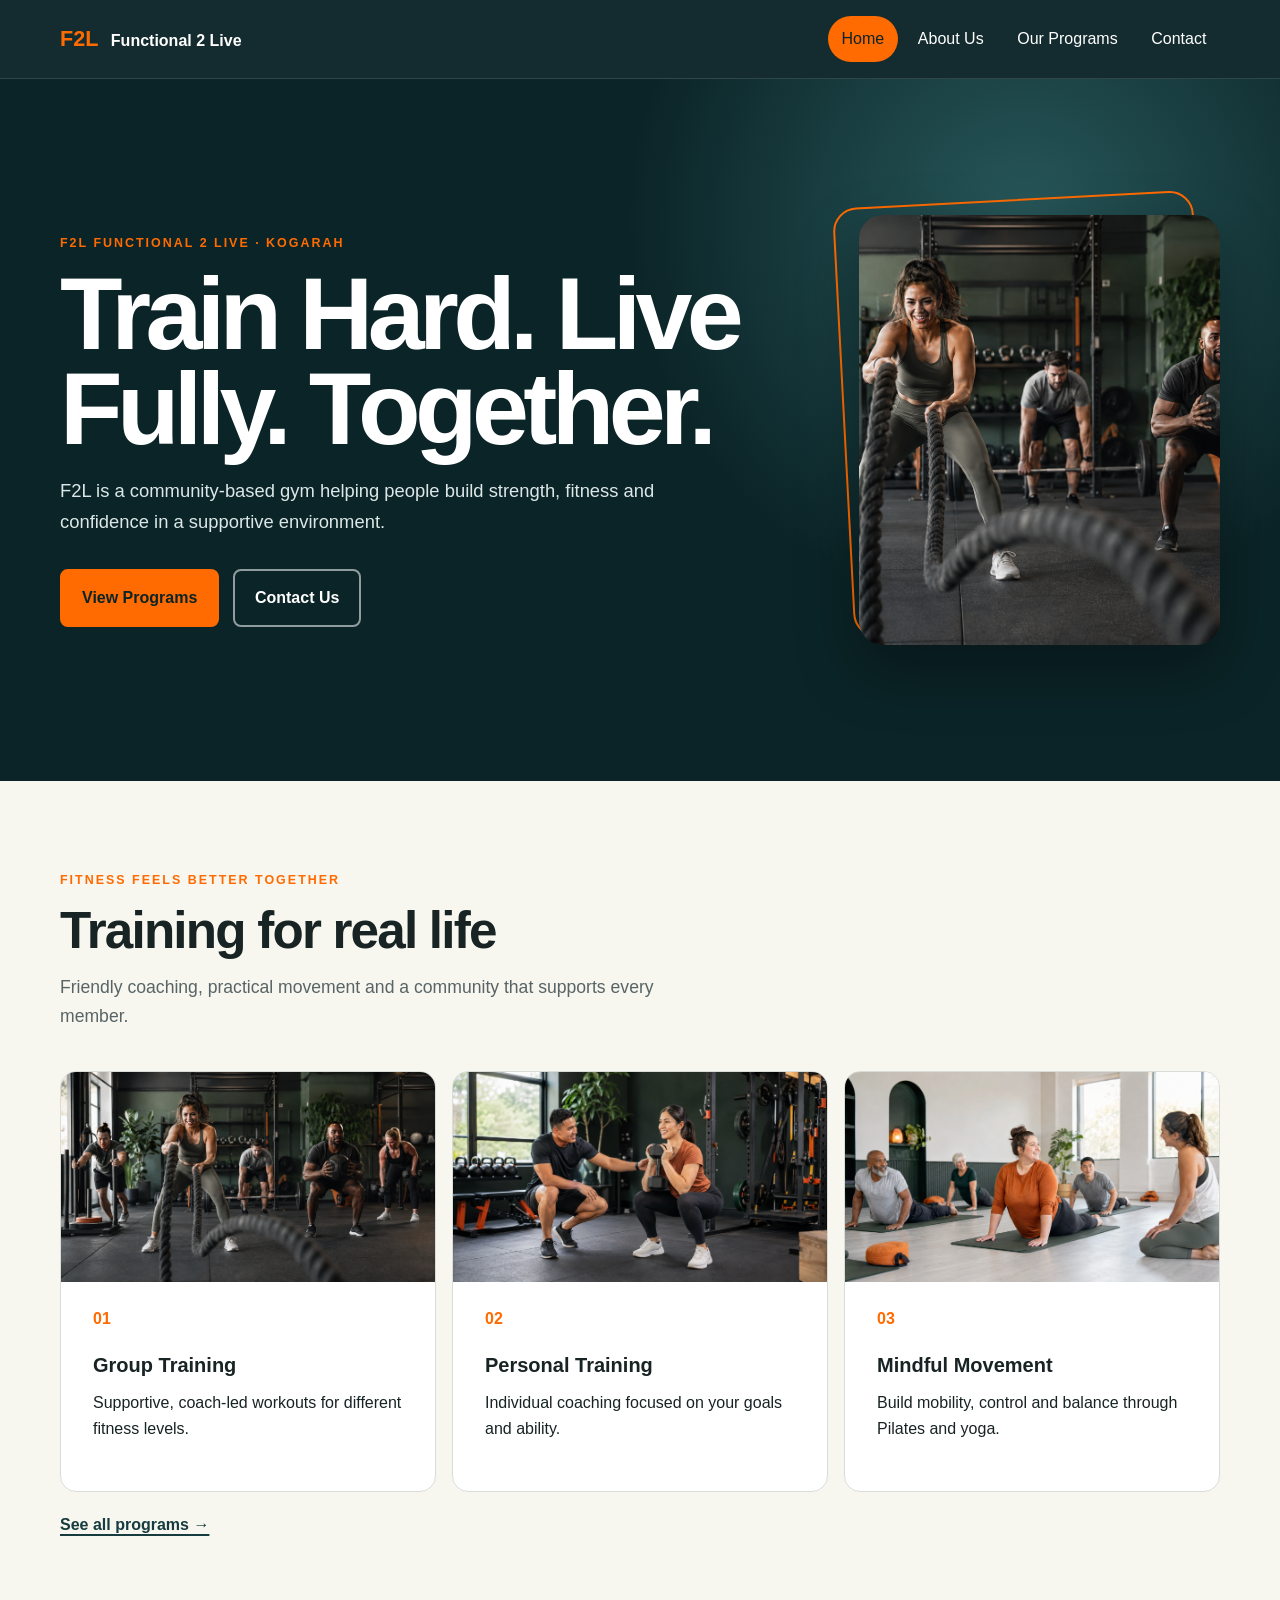
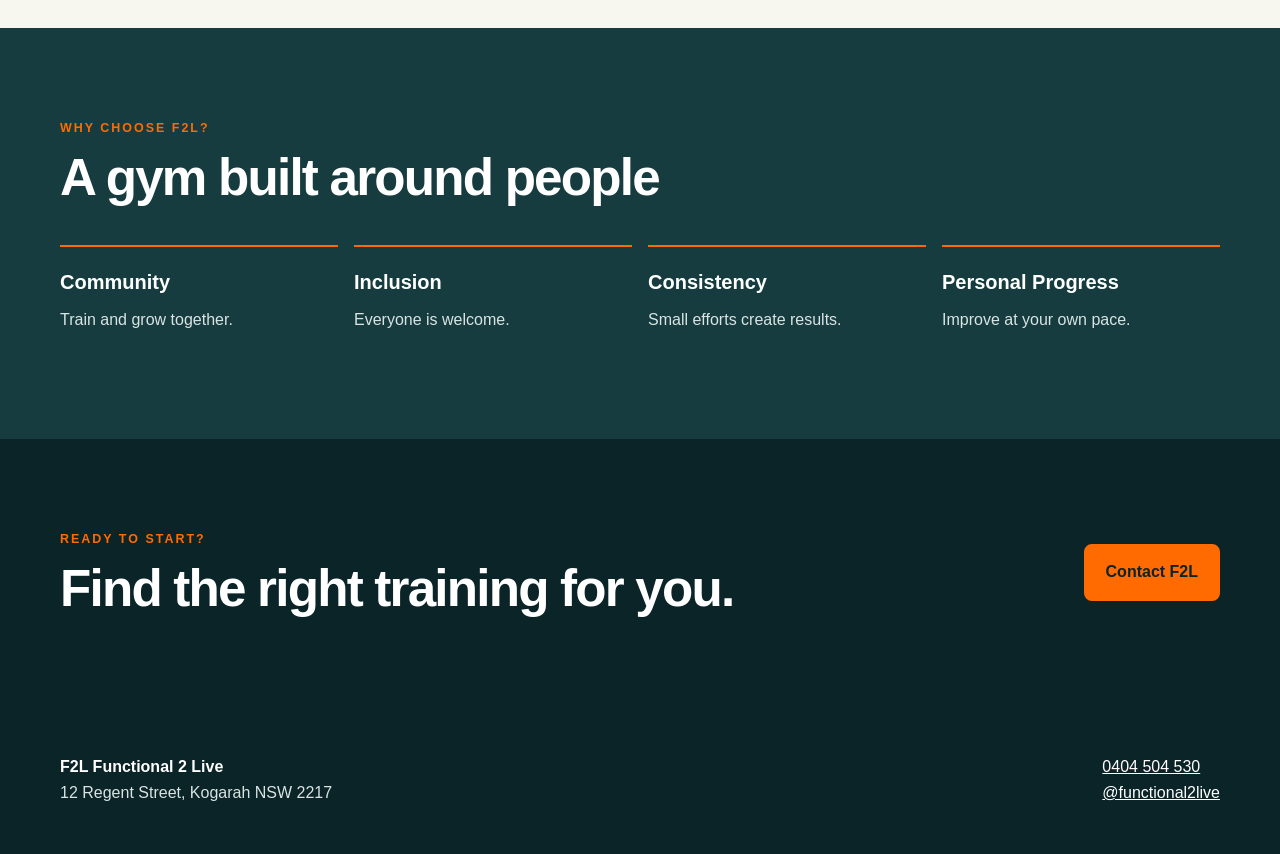
<file: index.html>
<!doctype html>
<html lang="en">
<head>
  <meta charset="utf-8">
  <meta name="viewport" content="width=device-width, initial-scale=1">
  <meta name="description" content="F2L Functional 2 Live is a community-based gym in Kogarah.">
  <title>F2L Functional 2 Live | Home</title>
  <link rel="stylesheet" href="styles.css">
  <script src="script.js" defer></script>
</head>
<body>
  <a class="skip-link" href="#main">Skip to content</a>
  <header class="site-header">
    <a class="brand" href="index.html" aria-label="F2L home"><span>F2L</span> Functional 2 Live</a>
    <button class="menu-toggle" aria-expanded="false" aria-controls="main-menu">Menu</button>
    <nav aria-label="Main navigation">
      <ul id="main-menu" class="nav-list">
        <li><a href="index.html">Home</a></li>
        <li><a href="about.html">About Us</a></li>
        <li><a href="programs.html">Our Programs</a></li>
        <li><a href="contact.html">Contact</a></li>
      </ul>
    </nav>
  </header>

  <main id="main">
    <section class="hero">
      <div class="hero-copy">
        <p class="eyebrow">F2L Functional 2 Live · Kogarah</p>
        <h1>Train Hard. Live Fully. Together.</h1>
        <p>F2L is a community-based gym helping people build strength, fitness and confidence in a supportive environment.</p>
        <div class="button-row">
          <a class="button" href="programs.html">View Programs</a>
          <a class="button button-outline" href="contact.html">Contact Us</a>
        </div>
      </div>
      <figure class="hero-photo">
        <img src="hero-fitness.png" alt="A diverse group completing a functional fitness workout">
      </figure>
    </section>

    <section class="section">
      <p class="eyebrow">Fitness feels better together</p>
      <h2>Training for real life</h2>
      <p class="section-intro">Friendly coaching, practical movement and a community that supports every member.</p>
      <div class="card-grid three">
        <article class="card"><img src="hero-fitness.png" alt="Group strength and conditioning session"><span class="card-number">01</span><h3>Group Training</h3><p>Supportive, coach-led workouts for different fitness levels.</p></article>
        <article class="card"><img src="coaching.png" alt="Trainer supporting a member during a strength exercise"><span class="card-number">02</span><h3>Personal Training</h3><p>Individual coaching focused on your goals and ability.</p></article>
        <article class="card"><img src="mindful-training.png" alt="Small yoga and Pilates class in a bright studio"><span class="card-number">03</span><h3>Mindful Movement</h3><p>Build mobility, control and balance through Pilates and yoga.</p></article>
      </div>
      <a class="text-link" href="programs.html">See all programs →</a>
    </section>

    <section class="section section-dark">
      <p class="eyebrow">Why choose F2L?</p>
      <h2>A gym built around people</h2>
      <div class="value-grid">
        <article><h3>Community</h3><p>Train and grow together.</p></article>
        <article><h3>Inclusion</h3><p>Everyone is welcome.</p></article>
        <article><h3>Consistency</h3><p>Small efforts create results.</p></article>
        <article><h3>Personal Progress</h3><p>Improve at your own pace.</p></article>
      </div>
    </section>

    <section class="cta">
      <div><p class="eyebrow">Ready to start?</p><h2>Find the right training for you.</h2></div>
      <a class="button" href="contact.html">Contact F2L</a>
    </section>
  </main>

  <footer class="site-footer">
    <div><strong>F2L Functional 2 Live</strong><p>12 Regent Street, Kogarah NSW 2217</p></div>
    <div><a href="tel:0404504530">0404 504 530</a><br><a href="https://instagram.com/functional2live">@functional2live</a></div>
  </footer>
</body>
</html>
</file>
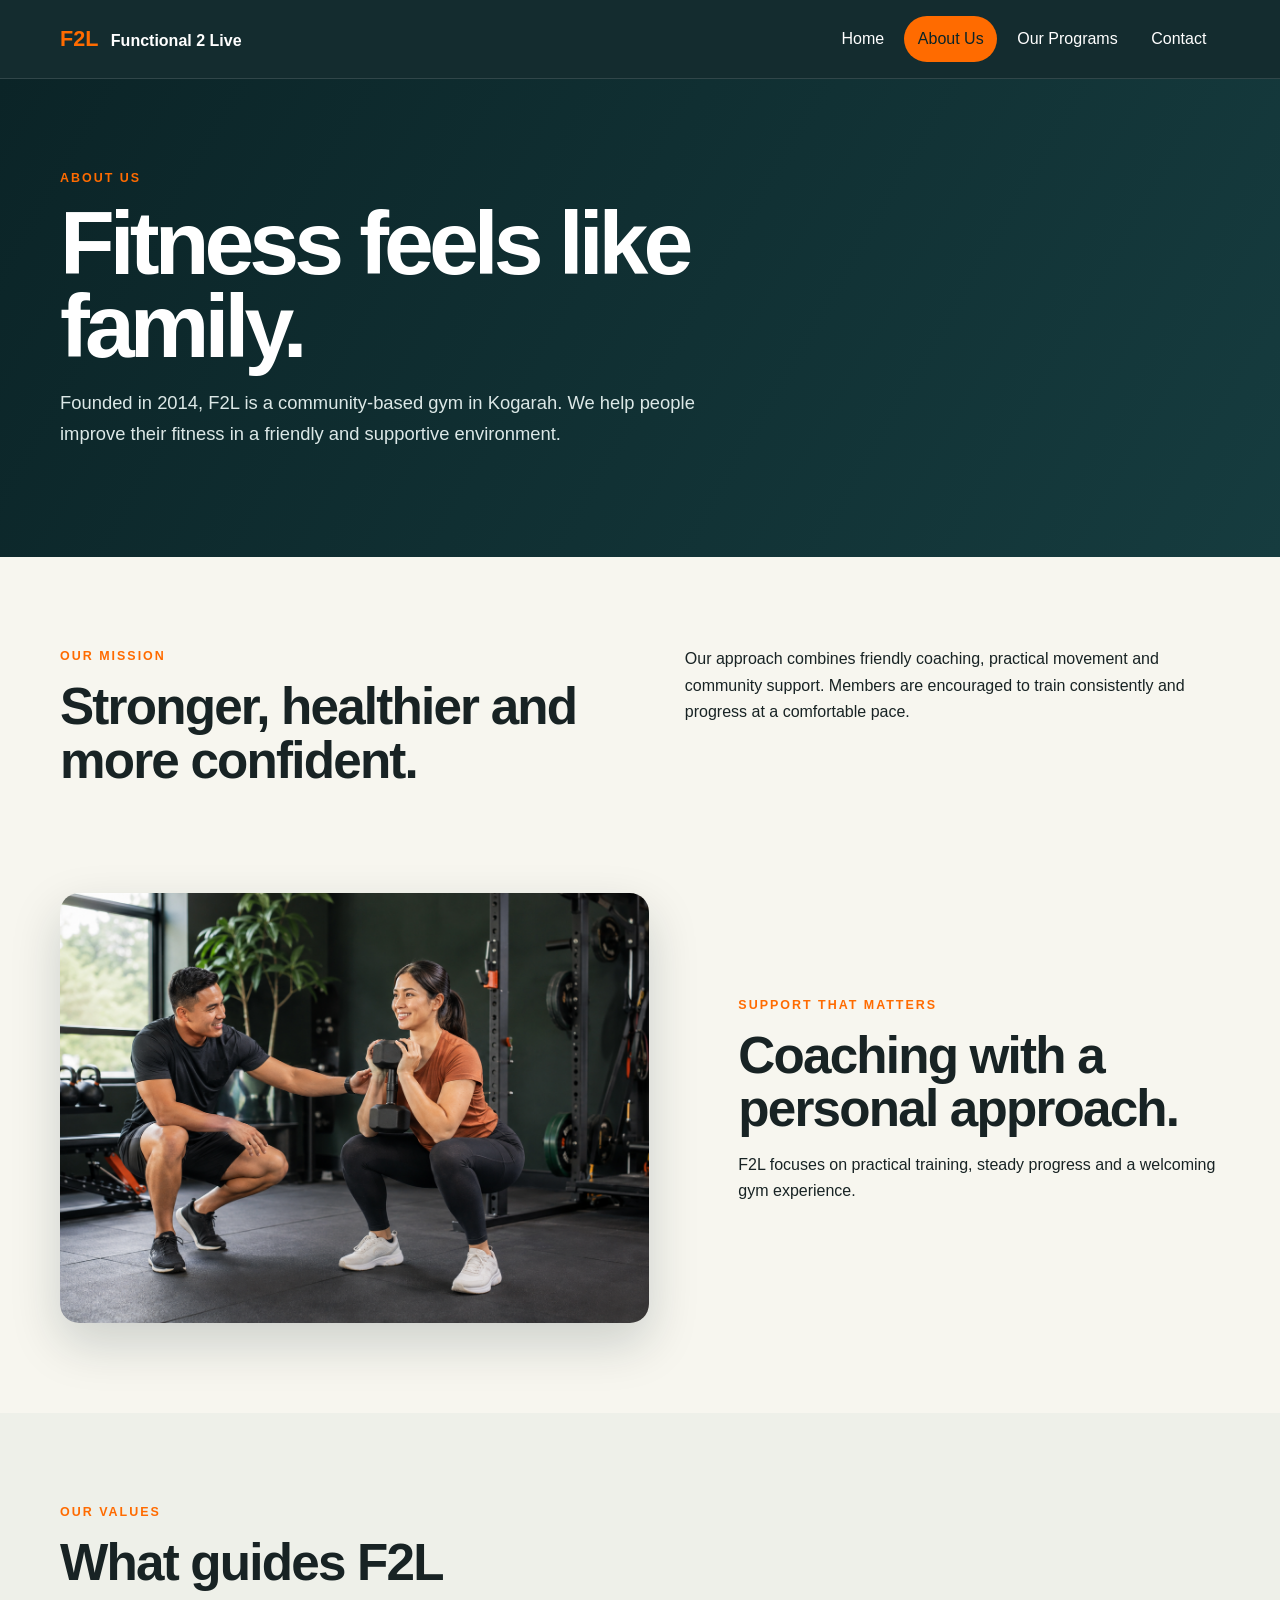
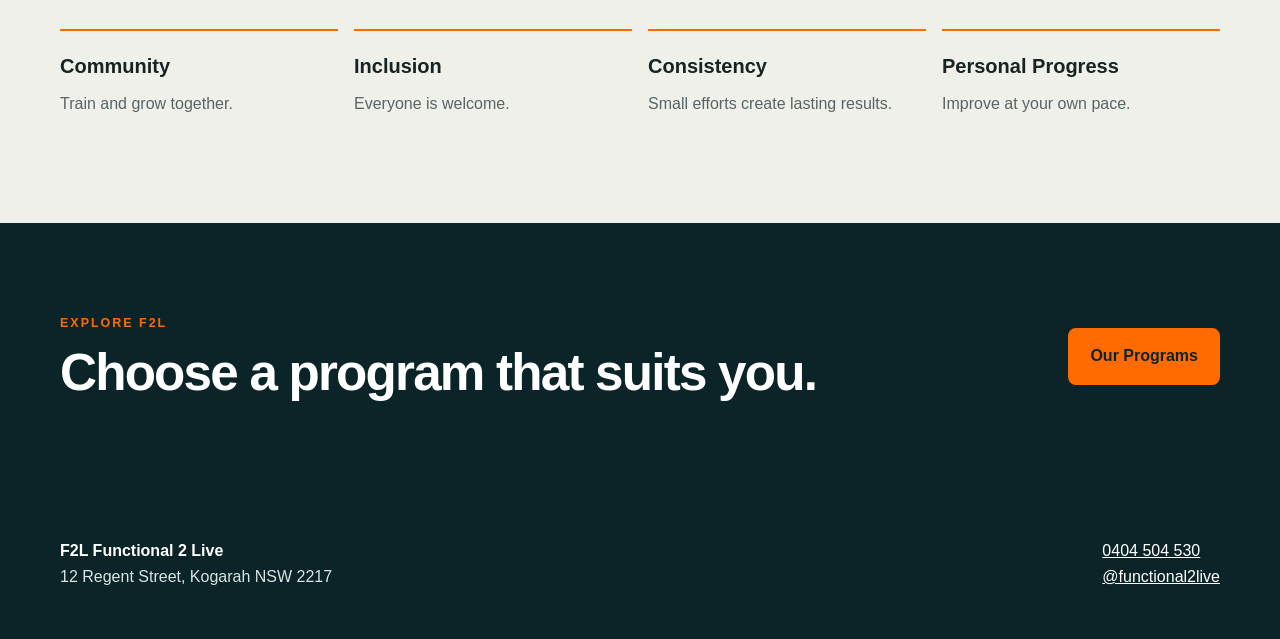
<file: about.html>
<!doctype html>
<html lang="en">
<head>
  <meta charset="utf-8"><meta name="viewport" content="width=device-width, initial-scale=1">
  <meta name="description" content="Learn about F2L Functional 2 Live in Kogarah.">
  <title>About Us | F2L Functional 2 Live</title>
  <link rel="stylesheet" href="styles.css"><script src="script.js" defer></script>
</head>
<body>
  <a class="skip-link" href="#main">Skip to content</a>
  <header class="site-header">
    <a class="brand" href="index.html" aria-label="F2L home"><span>F2L</span> Functional 2 Live</a>
    <button class="menu-toggle" aria-expanded="false" aria-controls="main-menu">Menu</button>
    <nav aria-label="Main navigation"><ul id="main-menu" class="nav-list">
      <li><a href="index.html">Home</a></li><li><a href="about.html">About Us</a></li>
      <li><a href="programs.html">Our Programs</a></li><li><a href="contact.html">Contact</a></li>
    </ul></nav>
  </header>
  <main id="main">
    <section class="page-hero"><p class="eyebrow">About us</p><h1>Fitness feels like family.</h1><p>Founded in 2014, F2L is a community-based gym in Kogarah. We help people improve their fitness in a friendly and supportive environment.</p></section>
    <section class="section split">
      <div><p class="eyebrow">Our mission</p><h2>Stronger, healthier and more confident.</h2></div>
      <p>Our approach combines friendly coaching, practical movement and community support. Members are encouraged to train consistently and progress at a comfortable pace.</p>
    </section>
    <section class="photo-feature">
      <img src="coaching.png" alt="A trainer guiding a member through a safe strength exercise">
      <div><p class="eyebrow">Support that matters</p><h2>Coaching with a personal approach.</h2><p>F2L focuses on practical training, steady progress and a welcoming gym experience.</p></div>
    </section>
    <section class="section section-soft">
      <p class="eyebrow">Our values</p><h2>What guides F2L</h2>
      <div class="value-grid light">
        <article><h3>Community</h3><p>Train and grow together.</p></article>
        <article><h3>Inclusion</h3><p>Everyone is welcome.</p></article>
        <article><h3>Consistency</h3><p>Small efforts create lasting results.</p></article>
        <article><h3>Personal Progress</h3><p>Improve at your own pace.</p></article>
      </div>
    </section>
    <section class="cta"><div><p class="eyebrow">Explore F2L</p><h2>Choose a program that suits you.</h2></div><a class="button" href="programs.html">Our Programs</a></section>
  </main>
  <footer class="site-footer">
    <div><strong>F2L Functional 2 Live</strong><p>12 Regent Street, Kogarah NSW 2217</p></div>
    <div><a href="tel:0404504530">0404 504 530</a><br><a href="https://instagram.com/functional2live">@functional2live</a></div>
  </footer>
</body>
</html>
</file>
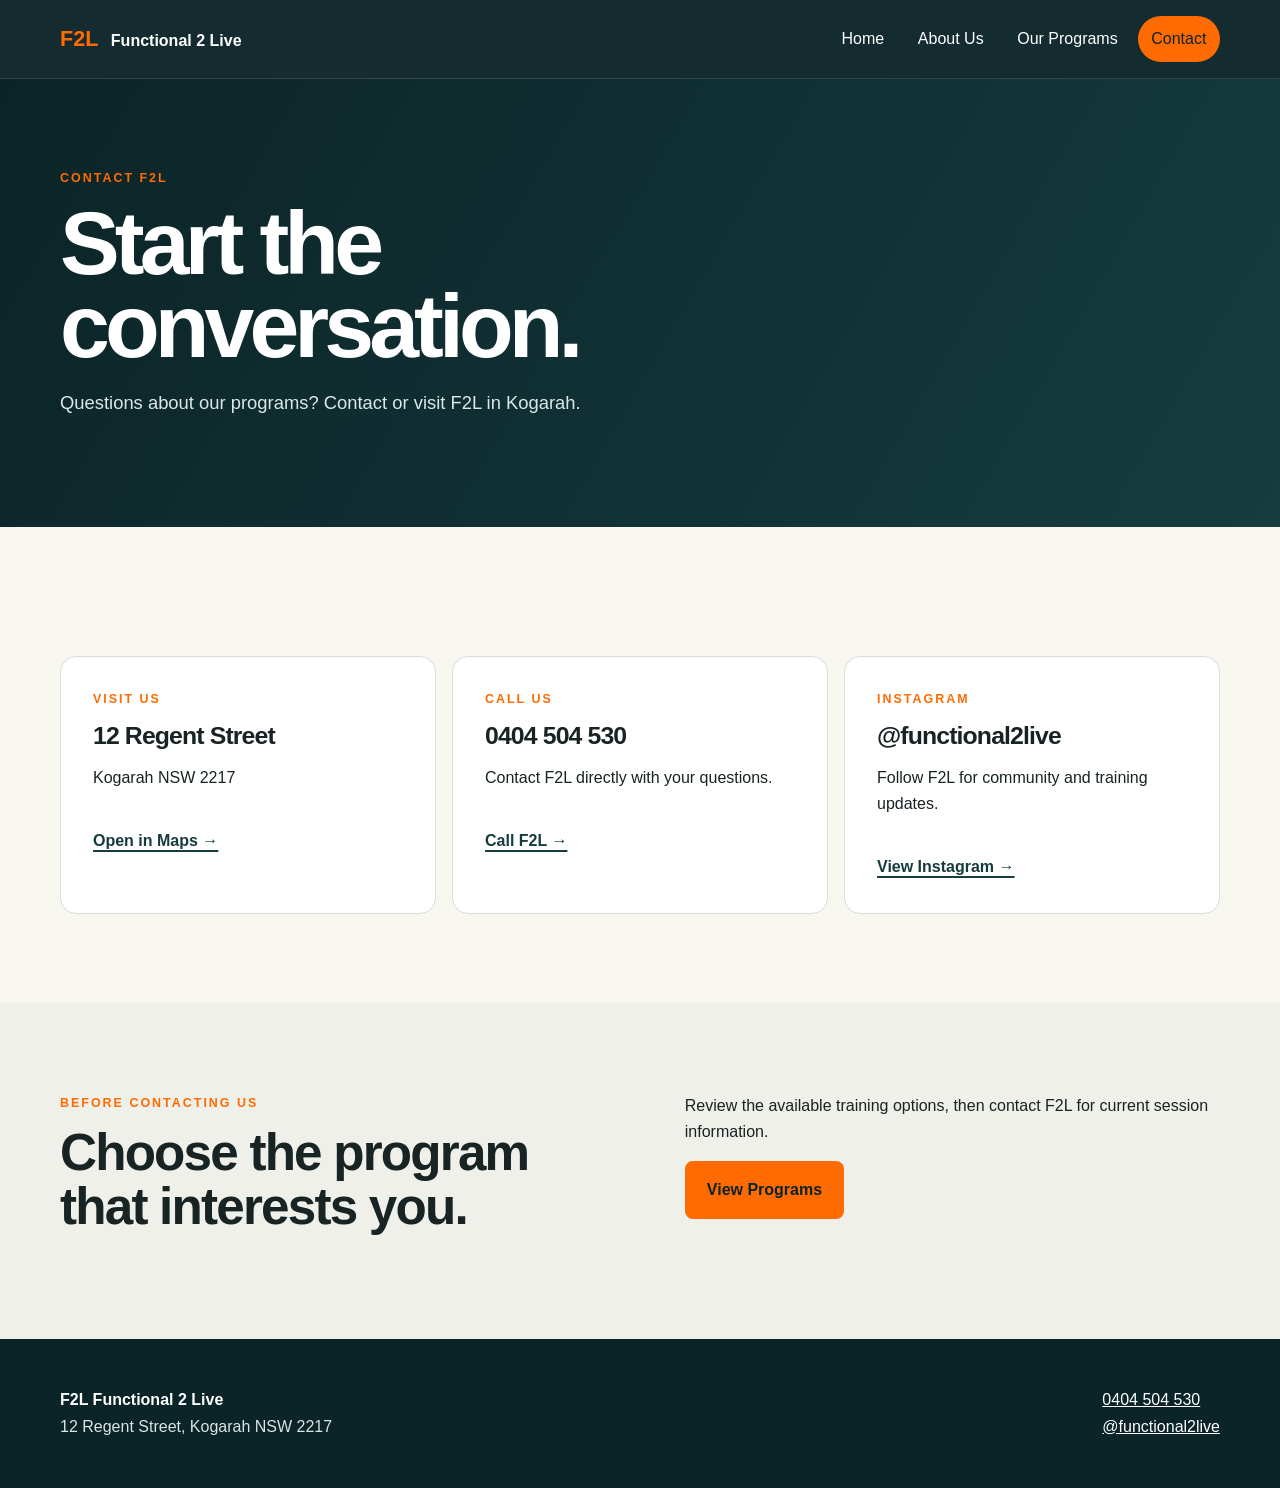
<file: contact.html>
<!doctype html>
<html lang="en">
<head>
  <meta charset="utf-8"><meta name="viewport" content="width=device-width, initial-scale=1">
  <meta name="description" content="Contact F2L Functional 2 Live in Kogarah.">
  <title>Contact | F2L Functional 2 Live</title>
  <link rel="stylesheet" href="styles.css"><script src="script.js" defer></script>
</head>
<body>
  <a class="skip-link" href="#main">Skip to content</a>
  <header class="site-header">
    <a class="brand" href="index.html" aria-label="F2L home"><span>F2L</span> Functional 2 Live</a>
    <button class="menu-toggle" aria-expanded="false" aria-controls="main-menu">Menu</button>
    <nav aria-label="Main navigation"><ul id="main-menu" class="nav-list">
      <li><a href="index.html">Home</a></li><li><a href="about.html">About Us</a></li>
      <li><a href="programs.html">Our Programs</a></li><li><a href="contact.html">Contact</a></li>
    </ul></nav>
  </header>
  <main id="main">
    <section class="page-hero"><p class="eyebrow">Contact F2L</p><h1>Start the conversation.</h1><p>Questions about our programs? Contact or visit F2L in Kogarah.</p></section>
    <section class="section contact-grid">
      <article class="contact-card"><p class="eyebrow">Visit us</p><h2>12 Regent Street</h2><p>Kogarah NSW 2217</p><a class="text-link" href="https://www.google.com/maps/search/?api=1&query=12+Regent+Street+Kogarah+NSW+2217">Open in Maps →</a></article>
      <article class="contact-card"><p class="eyebrow">Call us</p><h2>0404 504 530</h2><p>Contact F2L directly with your questions.</p><a class="text-link" href="tel:0404504530">Call F2L →</a></article>
      <article class="contact-card"><p class="eyebrow">Instagram</p><h2>@functional2live</h2><p>Follow F2L for community and training updates.</p><a class="text-link" href="https://instagram.com/functional2live">View Instagram →</a></article>
    </section>
    <section class="section section-soft split">
      <div><p class="eyebrow">Before contacting us</p><h2>Choose the program that interests you.</h2></div>
      <div><p>Review the available training options, then contact F2L for current session information.</p><a class="button" href="programs.html">View Programs</a></div>
    </section>
  </main>
  <footer class="site-footer">
    <div><strong>F2L Functional 2 Live</strong><p>12 Regent Street, Kogarah NSW 2217</p></div>
    <div><a href="tel:0404504530">0404 504 530</a><br><a href="https://instagram.com/functional2live">@functional2live</a></div>
  </footer>
</body>
</html>
</file>
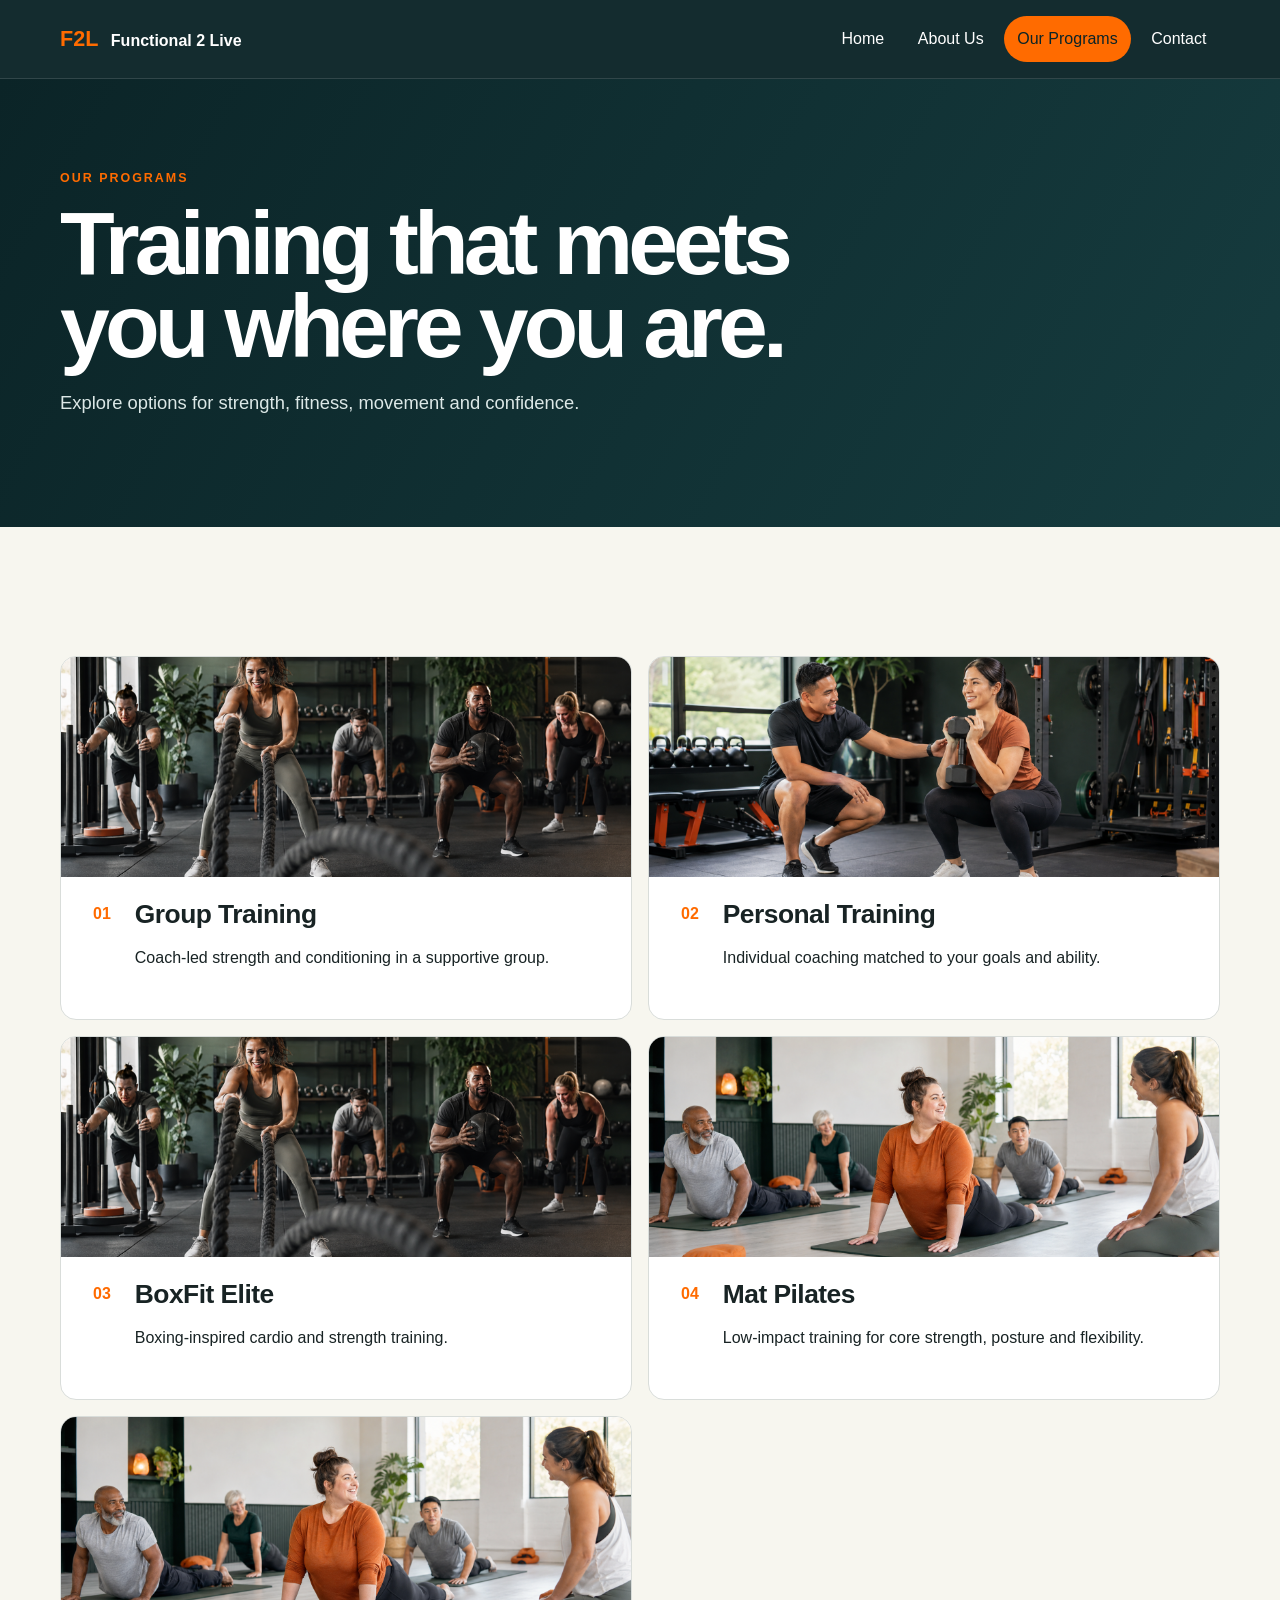
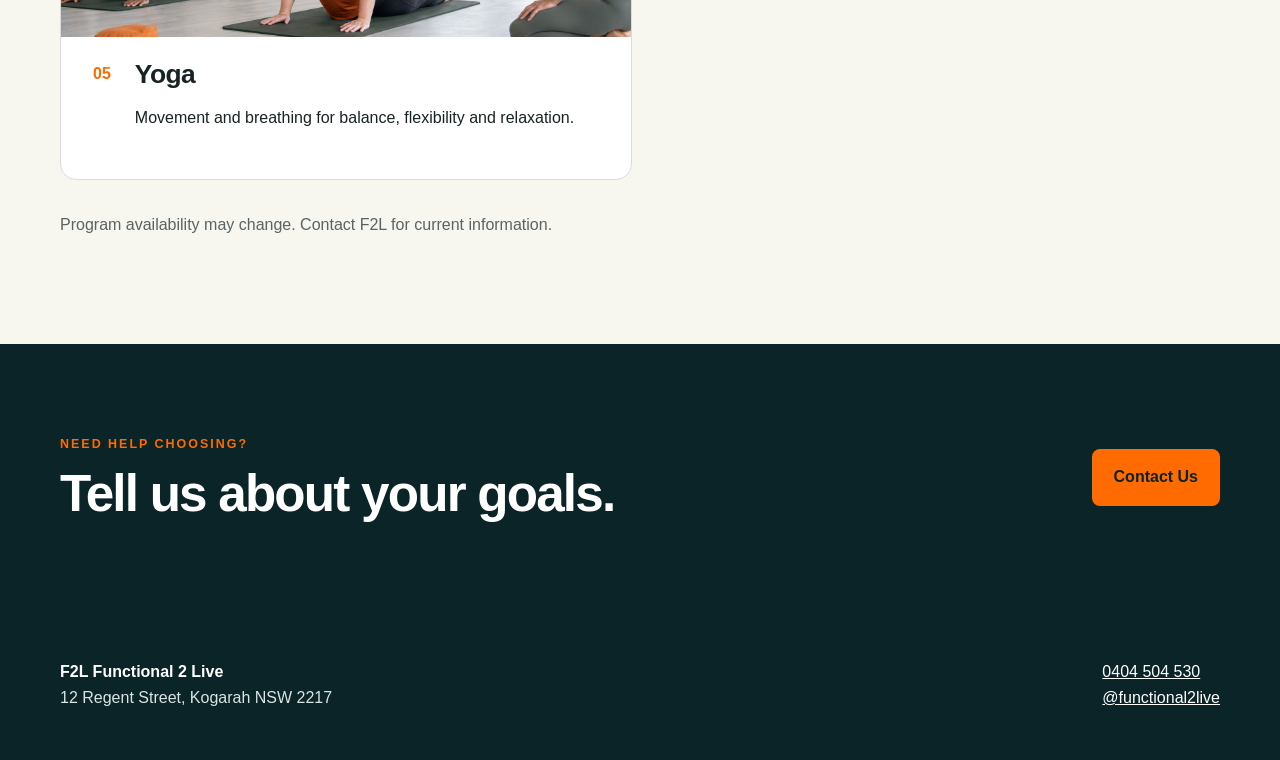
<file: programs.html>
<!doctype html>
<html lang="en">
<head>
  <meta charset="utf-8"><meta name="viewport" content="width=device-width, initial-scale=1">
  <meta name="description" content="Explore training programs at F2L Functional 2 Live.">
  <title>Our Programs | F2L Functional 2 Live</title>
  <link rel="stylesheet" href="styles.css"><script src="script.js" defer></script>
</head>
<body>
  <a class="skip-link" href="#main">Skip to content</a>
  <header class="site-header">
    <a class="brand" href="index.html" aria-label="F2L home"><span>F2L</span> Functional 2 Live</a>
    <button class="menu-toggle" aria-expanded="false" aria-controls="main-menu">Menu</button>
    <nav aria-label="Main navigation"><ul id="main-menu" class="nav-list">
      <li><a href="index.html">Home</a></li><li><a href="about.html">About Us</a></li>
      <li><a href="programs.html">Our Programs</a></li><li><a href="contact.html">Contact</a></li>
    </ul></nav>
  </header>
  <main id="main">
    <section class="page-hero"><p class="eyebrow">Our programs</p><h1>Training that meets you where you are.</h1><p>Explore options for strength, fitness, movement and confidence.</p></section>
    <section class="section">
      <div class="program-grid">
        <article class="program-card"><img src="hero-fitness.png" alt="Group functional fitness training"><span>01</span><div><h2>Group Training</h2><p>Coach-led strength and conditioning in a supportive group.</p></div></article>
        <article class="program-card"><img src="coaching.png" alt="Personal trainer coaching a gym member"><span>02</span><div><h2>Personal Training</h2><p>Individual coaching matched to your goals and ability.</p></div></article>
        <article class="program-card"><img src="hero-fitness.png" alt="High-energy conditioning workout"><span>03</span><div><h2>BoxFit Elite</h2><p>Boxing-inspired cardio and strength training.</p></div></article>
        <article class="program-card"><img src="mindful-training.png" alt="Mat-based mobility and core training"><span>04</span><div><h2>Mat Pilates</h2><p>Low-impact training for core strength, posture and flexibility.</p></div></article>
        <article class="program-card"><img src="mindful-training.png" alt="Inclusive yoga class in a modern studio"><span>05</span><div><h2>Yoga</h2><p>Movement and breathing for balance, flexibility and relaxation.</p></div></article>
      </div>
      <p class="availability">Program availability may change. Contact F2L for current information.</p>
    </section>
    <section class="cta"><div><p class="eyebrow">Need help choosing?</p><h2>Tell us about your goals.</h2></div><a class="button" href="contact.html">Contact Us</a></section>
  </main>
  <footer class="site-footer">
    <div><strong>F2L Functional 2 Live</strong><p>12 Regent Street, Kogarah NSW 2217</p></div>
    <div><a href="tel:0404504530">0404 504 530</a><br><a href="https://instagram.com/functional2live">@functional2live</a></div>
  </footer>
</body>
</html>
</file>
<file: styles.css>
:root {
  --green: #163c3f;
  --green-deep: #0b2427;
  --orange: #ff6b00;
  --cream: #f7f6ef;
  --white: #ffffff;
  --ink: #182324;
  --muted: #586465;
  --line: #d9ddda;
  --max: 1160px;
}

* { box-sizing: border-box; }
html { scroll-behavior: smooth; }
body { margin: 0; color: var(--ink); background: var(--cream); font: 16px/1.65 Arial, Helvetica, sans-serif; }
a { color: inherit; }
h1, h2, h3, p { margin-top: 0; }
h1 { max-width: 850px; margin-bottom: 1.25rem; font-size: clamp(2.8rem, 8vw, 6.8rem); line-height: .93; letter-spacing: -.055em; }
h2 { margin-bottom: 1rem; font-size: clamp(2rem, 4vw, 3.6rem); line-height: 1.05; letter-spacing: -.035em; }
h3 { margin-bottom: .5rem; font-size: 1.25rem; }

.skip-link { position: fixed; top: -100px; left: 1rem; z-index: 100; padding: .75rem 1rem; background: var(--white); }
.skip-link:focus { top: 1rem; }
.site-header { position: sticky; top: 0; z-index: 20; display: flex; align-items: center; justify-content: space-between; gap: 2rem; padding: 1rem max(4vw, calc((100vw - var(--max))/2)); color: var(--white); background: rgba(11,36,39,.96); border-bottom: 1px solid rgba(255,255,255,.12); }
.brand { text-decoration: none; font-weight: 700; }
.brand span { margin-right: .5rem; color: var(--orange); font-size: 1.35rem; }
.nav-list { display: flex; gap: .4rem; margin: 0; padding: 0; list-style: none; }
.nav-list a { display: block; padding: .6rem .85rem; border-radius: 99px; text-decoration: none; }
.nav-list a:hover, .nav-list a:focus-visible, .nav-list a[aria-current="page"] { color: var(--green-deep); background: var(--orange); }
.menu-toggle { display: none; padding: .55rem .8rem; color: var(--white); background: transparent; border: 1px solid rgba(255,255,255,.5); border-radius: .4rem; font: inherit; }

.hero { min-height: 78vh; display: grid; grid-template-columns: 1.35fr .65fr; align-items: center; gap: 3rem; padding: clamp(4rem,8vw,8rem) max(4vw, calc((100vw - var(--max))/2)); color: var(--white); background: radial-gradient(circle at 80% 20%, #27575a 0, transparent 34%), var(--green-deep); }
.hero-copy > p:not(.eyebrow), .page-hero > p:not(.eyebrow) { max-width: 680px; font-size: 1.15rem; color: #dce8e7; }
.hero-photo { position: relative; margin: 0; }
.hero-photo::before { content: ""; position: absolute; inset: -1rem 1rem 1rem -1rem; border: 2px solid var(--orange); border-radius: 1.5rem; transform: rotate(-3deg); }
.hero-photo img { position: relative; width: 100%; min-height: 430px; display: block; object-fit: cover; border-radius: 1.5rem; box-shadow: 0 24px 60px rgba(0,0,0,.35); }
.eyebrow { margin-bottom: .8rem; color: var(--orange); font-size: .78rem; font-weight: 800; letter-spacing: .16em; text-transform: uppercase; }
.button-row { display: flex; flex-wrap: wrap; gap: .85rem; margin-top: 2rem; }
.button { display: inline-block; padding: .85rem 1.25rem; color: var(--green-deep); background: var(--orange); border: 2px solid var(--orange); border-radius: .5rem; text-decoration: none; font-weight: 800; }
.button:hover, .button:focus-visible { color: var(--white); background: transparent; }
.button-outline { color: var(--white); background: transparent; border-color: rgba(255,255,255,.55); }
.button-outline:hover, .button-outline:focus-visible { color: var(--green-deep); background: var(--white); }

.section, .cta, .page-hero, .site-footer { padding: clamp(4rem,7vw,7rem) max(4vw, calc((100vw - var(--max))/2)); }
.section-intro { max-width: 650px; color: var(--muted); font-size: 1.1rem; }
.card-grid, .value-grid, .program-grid, .contact-grid { display: grid; gap: 1rem; margin-top: 2.5rem; }
.card-grid.three { grid-template-columns: repeat(3,1fr); }
.card, .contact-card { padding: 2rem; background: var(--white); border: 1px solid var(--line); border-radius: 1rem; overflow: hidden; }
.card img { width: calc(100% + 4rem); height: 210px; display: block; margin: -2rem -2rem 1.5rem; object-fit: cover; }
.card-number { display: block; margin-bottom: 1rem; color: var(--orange); font-weight: 800; }
.text-link { display: inline-block; margin-top: 1.3rem; color: var(--green); font-weight: 800; text-decoration-thickness: 2px; text-underline-offset: .25rem; }
.section-dark { color: var(--white); background: var(--green); }
.value-grid { grid-template-columns: repeat(4,1fr); }
.value-grid article { padding-top: 1.2rem; border-top: 2px solid var(--orange); }
.value-grid p { color: #d9e4e3; }
.value-grid.light p { color: var(--muted); }
.cta { display: flex; align-items: center; justify-content: space-between; gap: 2rem; color: var(--white); background: var(--green-deep); }
.cta h2 { margin-bottom: 0; }

.page-hero { color: var(--white); background: linear-gradient(120deg, var(--green-deep), var(--green)); }
.page-hero h1 { font-size: clamp(2.7rem,7vw,5.8rem); }
.split { display: grid; grid-template-columns: 1fr 1fr; gap: clamp(2rem,7vw,7rem); align-items: start; }
.section-soft { background: #eef0e9; }
.program-grid { grid-template-columns: 1fr 1fr; }
.program-card { display: grid; grid-template-columns: auto 1fr; gap: 1.5rem; padding: 0 2rem 2rem; background: var(--white); border: 1px solid var(--line); border-radius: 1rem; overflow: hidden; }
.program-card img { grid-column: 1 / -1; width: calc(100% + 4rem); height: 220px; display: block; margin: 0 -2rem; object-fit: cover; }
.program-card > span { color: var(--orange); font-weight: 900; }
.program-card h2 { font-size: 1.65rem; letter-spacing: -.02em; }
.availability { margin-top: 2rem; color: var(--muted); }
.contact-grid { grid-template-columns: repeat(3,1fr); }
.contact-card h2 { font-size: 1.55rem; }

.site-footer { display: grid; grid-template-columns: 1fr auto; gap: 1.5rem 3rem; padding-top: 3rem; padding-bottom: 3rem; color: #d9e4e3; background: var(--green-deep); }
.site-footer strong { color: var(--white); }
.site-footer p { margin-bottom: 0; }
.site-footer a { color: var(--white); }
.photo-feature { display: grid; grid-template-columns: 1.1fr .9fr; align-items: center; gap: clamp(2rem,7vw,7rem); padding: 0 max(4vw, calc((100vw - var(--max))/2)) clamp(4rem,7vw,7rem); }
.photo-feature img { width: 100%; height: 430px; display: block; object-fit: cover; border-radius: 1.2rem; box-shadow: 0 20px 50px rgba(11,36,39,.18); }

@media (max-width: 800px) {
  .menu-toggle { display: block; }
  .site-header { flex-wrap: wrap; }
  .site-header nav { width: 100%; }
  .nav-list { display: none; flex-direction: column; padding-top: .5rem; }
  .nav-list.open { display: flex; }
  .hero, .split { grid-template-columns: 1fr; }
  .hero-photo img { min-height: 280px; }
  .card-grid.three, .value-grid, .program-grid, .contact-grid { grid-template-columns: 1fr; }
  .photo-feature { grid-template-columns: 1fr; }
  .cta { align-items: flex-start; flex-direction: column; }
  .site-footer { grid-template-columns: 1fr; }
}

@media (prefers-reduced-motion: reduce) { html { scroll-behavior: auto; } }
</file>
